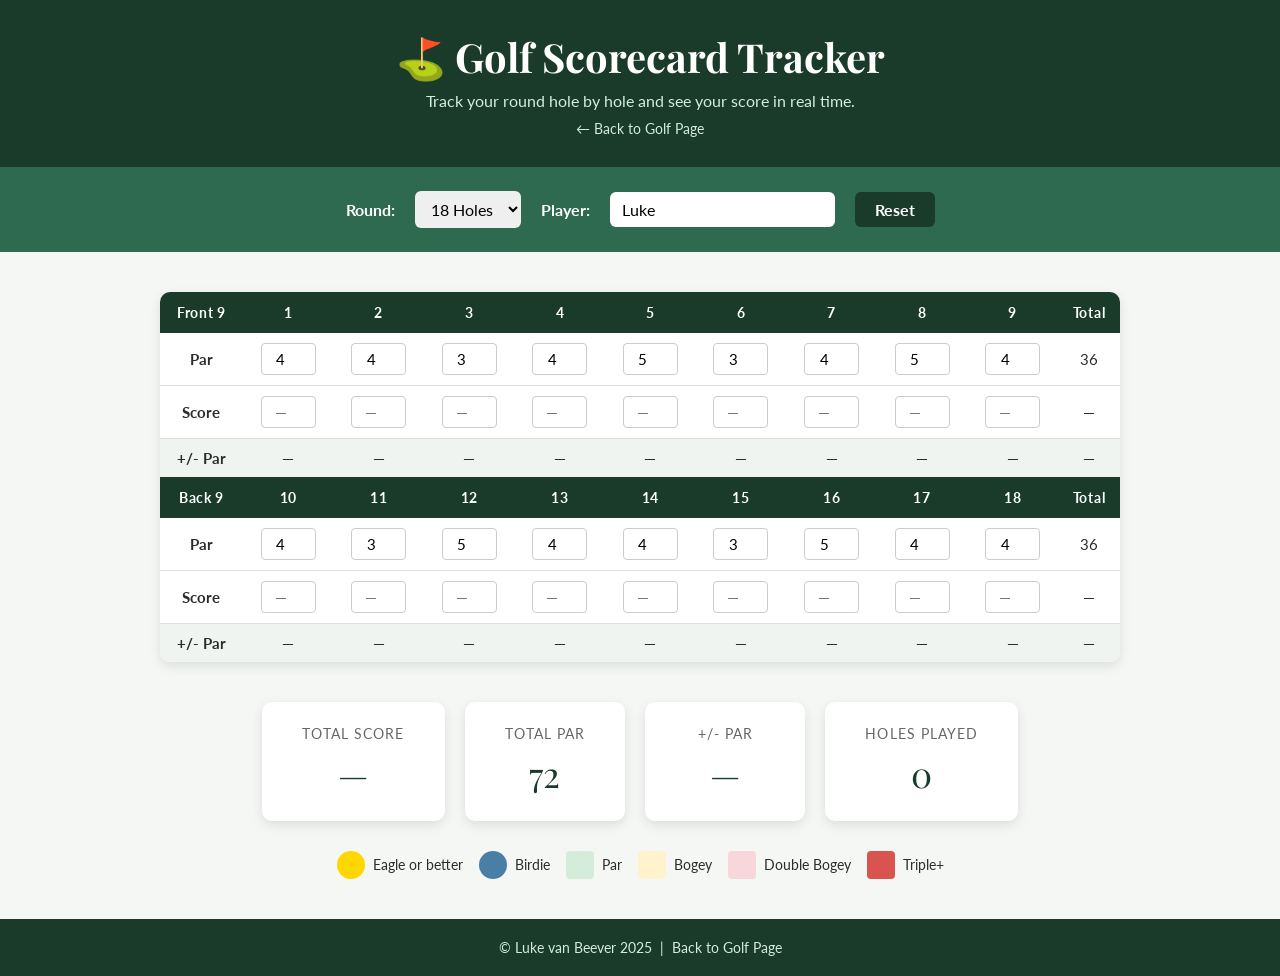
<file: scorecard.html>
<!DOCTYPE html>
<html lang="en">
<head>
    <meta charset="UTF-8" />
    <meta name="viewport" content="width=device-width, initial-scale=1.0" />
    <title>Golf Scorecard Tracker</title>
    <style>
        @import url('https://fonts.googleapis.com/css2?family=Playfair+Display:wght@700&family=Lato:wght@400;700&display=swap');

        * { box-sizing: border-box; margin: 0; padding: 0; }

        body {
            font-family: 'Lato', sans-serif;
            background-color: #f4f7f4;
            color: #2c2c2c;
        }

        #header {
            background-color: #1a3a2a;
            color: white;
            text-align: center;
            padding: 30px 20px;
        }

        #header h1 {
            font-family: 'Playfair Display', serif;
            font-size: 2.5rem;
            margin-bottom: 8px;
        }

        #header p {
            color: #d4edda;
            font-size: 1rem;
        }

        #header a {
            color: #d4edda;
            text-decoration: none;
            font-size: 0.9rem;
            display: inline-block;
            margin-top: 10px;
        }

        #header a:hover { color: white; }

        #controls {
            display: flex;
            justify-content: center;
            align-items: center;
            gap: 20px;
            padding: 24px;
            background-color: #2d6a4f;
            flex-wrap: wrap;
        }

        #controls label {
            color: white;
            font-weight: 700;
            font-size: 1rem;
        }

        #controls select, #controls input {
            padding: 8px 12px;
            border-radius: 6px;
            border: none;
            font-family: 'Lato', sans-serif;
            font-size: 1rem;
        }

        #controls button {
            padding: 8px 20px;
            background-color: #1a3a2a;
            color: white;
            border: none;
            border-radius: 6px;
            font-family: 'Lato', sans-serif;
            font-size: 1rem;
            cursor: pointer;
            font-weight: 700;
        }

        #controls button:hover { background-color: #0f2219; }

        #scorecard-wrapper {
            max-width: 1000px;
            margin: 40px auto;
            padding: 0 20px;
        }

        table {
            width: 100%;
            border-collapse: collapse;
            background-color: white;
            border-radius: 10px;
            overflow: hidden;
            box-shadow: 0 4px 12px rgba(0,0,0,0.1);
        }

        thead tr {
            background-color: #1a3a2a;
            color: white;
        }

        thead th {
            padding: 12px 8px;
            text-align: center;
            font-size: 0.9rem;
            letter-spacing: 0.05em;
        }

        tbody td {
            padding: 10px 8px;
            text-align: center;
            border-bottom: 1px solid #e0e0e0;
            font-size: 0.95rem;
        }

        tbody tr:last-child td { border-bottom: none; }

        tbody tr.totals-row {
            background-color: #f0f4f0;
            font-weight: 700;
        }

        input[type="number"] {
            width: 55px;
            padding: 6px;
            text-align: center;
            border: 1px solid #ccc;
            border-radius: 4px;
            font-size: 0.95rem;
            font-family: 'Lato', sans-serif;
        }

        input[type="number"]:focus {
            outline: none;
            border-color: #2d6a4f;
        }

        /* Score color coding */
        .eagle    { background-color: #ffd700; font-weight: 700; border-radius: 50%; display: inline-block; width: 36px; height: 36px; line-height: 36px; }
        .birdie   { background-color: #4a7fa5; color: white; font-weight: 700; border-radius: 50%; display: inline-block; width: 36px; height: 36px; line-height: 36px; }
        .par      { background-color: #d4edda; font-weight: 700; border-radius: 4px; display: inline-block; width: 36px; height: 36px; line-height: 36px; }
        .bogey    { background-color: #fff3cd; font-weight: 700; border-radius: 4px; display: inline-block; width: 36px; height: 36px; line-height: 36px; }
        .double   { background-color: #f8d7da; font-weight: 700; border-radius: 4px; display: inline-block; width: 36px; height: 36px; line-height: 36px; }
        .worse    { background-color: #d9534f; color: white; font-weight: 700; border-radius: 4px; display: inline-block; width: 36px; height: 36px; line-height: 36px; }

        #summary {
            max-width: 1000px;
            margin: 30px auto;
            padding: 0 20px;
            display: flex;
            gap: 20px;
            flex-wrap: wrap;
            justify-content: center;
        }

        .summary-card {
            background-color: white;
            border-radius: 10px;
            box-shadow: 0 4px 12px rgba(0,0,0,0.1);
            padding: 24px 40px;
            text-align: center;
            min-width: 160px;
        }

        .summary-card .label {
            font-size: 0.85rem;
            color: #666;
            text-transform: uppercase;
            letter-spacing: 0.08em;
            margin-bottom: 8px;
        }

        .summary-card .value {
            font-family: 'Playfair Display', serif;
            font-size: 2.2rem;
            color: #1a3a2a;
        }

        .summary-card .value.under { color: #2d6a4f; }
        .summary-card .value.over  { color: #d9534f; }
        .summary-card .value.even  { color: #1a3a2a; }

        #legend {
            max-width: 1000px;
            margin: 10px auto 40px;
            padding: 0 20px;
            display: flex;
            gap: 16px;
            flex-wrap: wrap;
            justify-content: center;
            font-size: 0.85rem;
        }

        .legend-item {
            display: flex;
            align-items: center;
            gap: 8px;
        }

        .legend-dot {
            width: 28px;
            height: 28px;
            border-radius: 50%;
            display: inline-block;
        }

        .legend-square {
            width: 28px;
            height: 28px;
            border-radius: 4px;
            display: inline-block;
        }

        #footer {
            background-color: #1a3a2a;
            color: #d4edda;
            text-align: center;
            padding: 20px;
            font-size: 0.9rem;
            margin-top: 20px;
        }

        #footer a { color: #d4edda; text-decoration: none; }
        #footer a:hover { color: white; }
    </style>
</head>
<body>

    <div id="header">
        <h1>⛳ Golf Scorecard Tracker</h1>
        <p>Track your round hole by hole and see your score in real time.</p>
        <a href="golf.html">← Back to Golf Page</a>
    </div>

    <div id="controls">
        <label for="hole-count">Round:</label>
        <select id="hole-count" onchange="buildCard()">
            <option value="9">9 Holes</option>
            <option value="18" selected>18 Holes</option>
        </select>

        <label for="player-name">Player:</label>
        <input type="text" id="player-name" placeholder="Your name" value="Luke" />

        <button onclick="resetCard()">Reset</button>
    </div>

    <div id="scorecard-wrapper">
        <table id="scorecard">
            <!-- Built by JS -->
        </table>
    </div>

    <div id="summary">
        <div class="summary-card">
            <div class="label">Total Score</div>
            <div class="value" id="total-score">—</div>
        </div>
        <div class="summary-card">
            <div class="label">Total Par</div>
            <div class="value" id="total-par">—</div>
        </div>
        <div class="summary-card">
            <div class="label">+/- Par</div>
            <div class="value" id="vs-par">—</div>
        </div>
        <div class="summary-card">
            <div class="label">Holes Played</div>
            <div class="value" id="holes-played">0</div>
        </div>
    </div>

    <div id="legend">
        <div class="legend-item"><span class="legend-dot" style="background:#ffd700"></span> Eagle or better</div>
        <div class="legend-item"><span class="legend-dot" style="background:#4a7fa5"></span> Birdie</div>
        <div class="legend-item"><span class="legend-square" style="background:#d4edda"></span> Par</div>
        <div class="legend-item"><span class="legend-square" style="background:#fff3cd"></span> Bogey</div>
        <div class="legend-item"><span class="legend-square" style="background:#f8d7da"></span> Double Bogey</div>
        <div class="legend-item"><span class="legend-square" style="background:#d9534f"></span> Triple+</div>
    </div>

    <div id="footer">
        <p>&copy; Luke van Beever 2025 &nbsp;|&nbsp; <a href="golf.html">Back to Golf Page</a></p>
    </div>

    <script>
        const defaultPars = [4,4,3,4,5,3,4,5,4, 4,3,5,4,4,3,5,4,4];

        function buildCard() {
            const holes = parseInt(document.getElementById('hole-count').value);
            const table = document.getElementById('scorecard');
            table.innerHTML = '';

            function buildHalf(start, end, label) {
                let headerHTML = `<thead><tr><th>${label}</th>`;
                for (let i = start; i <= end; i++) headerHTML += `<th>${i}</th>`;
                headerHTML += '<th>Total</th></tr></thead>';

                let parHTML = '<tr><td><strong>Par</strong></td>';
                let scoreHTML = '<tr><td><strong>Score</strong></td>';

                for (let i = start; i <= end; i++) {
                    parHTML += `<td><input type="number" id="par-${i}" min="3" max="6" value="${defaultPars[i-1]}" onchange="calculate()" /></td>`;
                    scoreHTML += `<td><input type="number" id="score-${i}" min="1" max="15" placeholder="—" onchange="calculate()" /></td>`;
                }

                parHTML += `<td id="par-total-${label}">—</td></tr>`;
                scoreHTML += `<td id="score-total-${label}">—</td></tr>`;

                let resultHTML = '<tr class="totals-row"><td><strong>+/- Par</strong></td>';
                for (let i = start; i <= end; i++) {
                    resultHTML += `<td id="result-${i}">—</td>`;
                }
                resultHTML += `<td id="result-total-${label}">—</td></tr>`;

                return `<table style="margin-bottom: 30px;">${headerHTML}<tbody>${parHTML}${scoreHTML}${resultHTML}</tbody></table>`;
             }

            const front = 9;
            const holes18 = holes === 18;

            let html = buildHalf(1, front, 'Front 9');
            if (holes18) html += buildHalf(10, 18, 'Back 9');

            table.innerHTML = html;
            calculate();
        }

        function calculate() {
            const holes = parseInt(document.getElementById('hole-count').value);

            let totalScore = 0, totalPar = 0, holesPlayed = 0;
            let frontScore = 0, frontPar = 0, frontPlayed = 0;
            let backScore = 0, backPar = 0, backPlayed = 0;

            for (let i = 1; i <= holes; i++) {
                const parEl = document.getElementById(`par-${i}`);
                const scoreEl = document.getElementById(`score-${i}`);
                if (!parEl || !scoreEl) continue;

                const par = parseInt(parEl.value) || 0;
                const scoreInput = scoreEl.value;
                const score = scoreInput !== '' ? parseInt(scoreInput) : null;
                const diff = score !== null ? score - par : null;
                const cell = document.getElementById(`result-${i}`);

                // Per-hole color coding
                if (score !== null) {
                    let cls;
                    if (diff <= -2)      cls = 'eagle';
                    else if (diff === -1) cls = 'birdie';
                    else if (diff === 0)  cls = 'par';
                    else if (diff === 1)  cls = 'bogey';
                    else if (diff === 2)  cls = 'double';
                    else                  cls = 'worse';
                    cell.innerHTML = `<span class="${cls}">${score}</span>`;
                } else {
                    cell.innerHTML = '—';
                }

                // Front 9 totals
                if (i <= 9) {
                    frontPar += par;
                    if (score !== null) { frontScore += score; frontPlayed++; }
                }

                // Back 9 totals
                if (i >= 10) {
                    backPar += par;
                    if (score !== null) { backScore += score; backPlayed++; }
                }

                totalPar += par;
                if (score !== null) { totalScore += score; holesPlayed++; }
            }

            // Helper to format +/- par relative to holes played
            function formatVsPar(score, par, played) {
                if (played === 0) return '—';
                // Only count par for holes that have been played
                let playedPar = 0;
                let start = par === frontPar ? 1 : 10;
                let end = start + 8;
                for (let i = start; i <= end; i++) {
                    const parEl = document.getElementById(`par-${i}`);
                    const scoreEl = document.getElementById(`score-${i}`);
                    if (parEl && scoreEl && scoreEl.value !== '') {
                        playedPar += parseInt(parEl.value) || 0;
                    }
                }
                const diff = score - playedPar;
                return diff === 0 ? 'E' : (diff > 0 ? '+' : '') + diff;
            }

            // Front 9 totals
            const frontParTotalEl = document.getElementById('par-total-Front 9');
            const frontScoreTotalEl = document.getElementById('score-total-Front 9');
            const frontResultEl = document.getElementById('result-total-Front 9');
            if (frontParTotalEl) frontParTotalEl.textContent = frontPar;
            if (frontScoreTotalEl) frontScoreTotalEl.textContent = frontPlayed > 0 ? frontScore : '—';
            if (frontResultEl) frontResultEl.textContent = formatVsPar(frontScore, frontPar, frontPlayed);

            // Back 9 totals
            const backParTotalEl = document.getElementById('par-total-Back 9');
            const backScoreTotalEl = document.getElementById('score-total-Back 9');
            const backResultEl = document.getElementById('result-total-Back 9');
            if (backParTotalEl) backParTotalEl.textContent = backPar;
            if (backScoreTotalEl) backScoreTotalEl.textContent = backPlayed > 0 ? backScore : '—';
            if (backResultEl) backResultEl.textContent = formatVsPar(backScore, backPar, backPlayed);

            // Summary cards
            document.getElementById('total-score').textContent = holesPlayed > 0 ? totalScore : '—';
            document.getElementById('total-par').textContent = totalPar;
            document.getElementById('holes-played').textContent = holesPlayed;

            // Overall +/- par relative to holes played only
            const vsParEl = document.getElementById('vs-par');
            if (holesPlayed > 0) {
                // Sum only par for holes that have scores entered
                let playedTotalPar = 0;
                for (let i = 1; i <= holes; i++) {
                    const parEl = document.getElementById(`par-${i}`);
                    const scoreEl = document.getElementById(`score-${i}`);
                    if (parEl && scoreEl && scoreEl.value !== '') {
                        playedTotalPar += parseInt(parEl.value) || 0;
                    }
                }
                const vsPar = totalScore - playedTotalPar;
                vsParEl.textContent = vsPar === 0 ? 'E' : (vsPar > 0 ? '+' : '') + vsPar;
                vsParEl.className = 'value ' + (vsPar < 0 ? 'under' : vsPar > 0 ? 'over' : 'even');
            } else {
                vsParEl.textContent = '—';
                vsParEl.className = 'value';
            }
        }

        function resetCard() {
            buildCard();
        }

        buildCard();
    </script>

</body>
</html>
</file>
